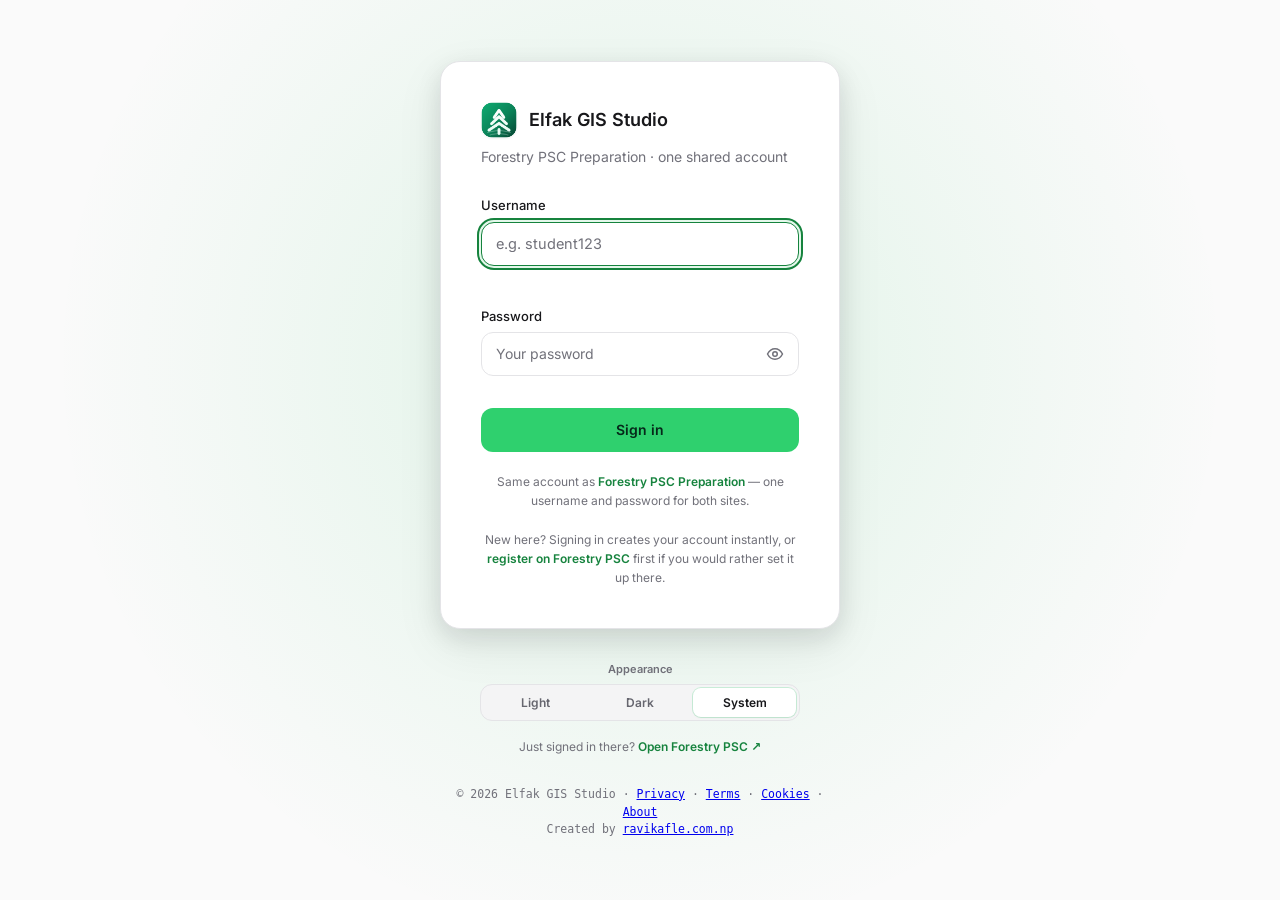
<file: templates/login.html>
<!DOCTYPE html>
<html lang="en">
<head>
    <meta charset="UTF-8" />
    <meta name="viewport" content="width=device-width,initial-scale=1.0,maximum-scale=1.5,user-scalable=yes" />
    <title>Sign in · Elfak GIS Studio</title>
    <meta name="description" content="Sign in to Elfak GIS Studio — the same username and password you use on Forestry PSC Preparation." />
    <meta name="robots" content="noindex, follow" />
    <link rel="canonical" href="https://elfakgisstudio.onrender.com/login" />
    <link rel="icon" href="/favicon.ico" type="image/x-icon" />
    <meta name="theme-color" content="#fafafa" media="(prefers-color-scheme: light)" />
    <meta name="theme-color" content="#18181b" media="(prefers-color-scheme: dark)" />

    <!-- Same fonts and stylesheets as the studio, so the sign-in page and
         the app read as one product. Inter is self-hosted: the CSP does not
         allow fonts.googleapis.com, so the old remote request was blocked and
         the page fell back to a system font. -->
    <link rel="preload" as="font" type="font/woff2" href="/static/fonts/inter-latin.woff2" crossorigin />
    <link rel="stylesheet" href="/static/css/fonts.css?v=20260930-1" />
    <link rel="stylesheet" href="/static/css/app.css?v=20260930-1" />
    <link rel="stylesheet" href="/static/css/forestry.css?v=20260929-9" />
    <link rel="stylesheet" href="/static/css/motion.css?v=20260929-2" />

    <!-- The studio shell is fetched while the visitor types, so signing in
         lands on a studio that has already painted. These are "prefetch"
         rather than "preload": the studio files are not needed to render
         this page, and prefetch marks them low-priority so they never
         compete with the sign-in form or prefetch.js itself. -->
    <link rel="preload" as="style" href="/static/css/forestry.css?v=20260929-9" />
    <link rel="preload" as="script" href="/static/js/prefetch.js?v=20260929-2" />
    <link rel="prefetch" as="style" href="/static/css/app.css?v=20260930-1" />
    <link rel="prefetch" as="script" href="/static/js/app.js?v=20260929-8" />
    <link rel="prefetch" as="script" href="/static/js/dock.js?v=20260930-1" />
    <link rel="prefetch" as="script" href="/static/js/dock-resize.js?v=20260930-1" />
    <link rel="preconnect" href="https://unpkg.com" crossorigin />
    <link rel="preconnect" href="https://cdnjs.cloudflare.com" crossorigin />
</head>
<body class="login-page">
    <div id="theme-flash"></div>

    <main class="login-stage">
        <div class="login-card">
            <div class="login-head">
                <span class="login-mark" aria-hidden="true">
                    <img src="/static/elfak-logo-64.png" width="44" height="44"
                         alt="Elfak GIS Studio" decoding="async">
                </span>
                <span class="login-title">Elfak GIS Studio</span>
            </div>
            <p class="login-sub">Forestry PSC Preparation · one shared account</p>

            <form id="login-form" autocomplete="on" data-submit="doLogin()">
                <div class="login-field">
                    <label class="login-label" for="login-inp">Username</label>
                    <input type="text" id="login-inp" class="input" name="username" placeholder="e.g. student123" maxlength="40"
                           autocomplete="username" autocapitalize="none" autocorrect="off"
                           spellcheck="false" enterkeyhint="next"
                           aria-describedby="login-hint" autofocus
                           data-input="_checkUsernameHint(this.value)">
                    <p id="login-hint" role="status" aria-live="polite"></p>
                </div>

                <div class="login-field">
                    <label class="login-label" for="login-pw">Password</label>
                    <div class="pw-wrap">
                        <input type="password" id="login-pw" class="input" name="password" placeholder="Your password" maxlength="128"
                               autocomplete="current-password" autocapitalize="none" autocorrect="off"
                               spellcheck="false" enterkeyhint="go"
                               aria-label="Password">
                        <button type="button" class="pw-toggle" id="pw-toggle" data-click="togglePw()"
                                aria-label="Show password" aria-pressed="false">
                            <svg id="pw-eye" viewBox="0 0 24 24" fill="none" stroke="currentColor" stroke-width="2"
                                 stroke-linecap="round" stroke-linejoin="round" aria-hidden="true">
                                <path d="M2 12s3.6-7 10-7 10 7 10 7-3.6 7-10 7-10-7-10-7Z"/>
                                <circle cx="12" cy="12" r="3"/>
                            </svg>
                        </button>
                    </div>
                </div>

                <p class="login-err" id="lerr" role="alert"></p>
                <p id="sugg">Similar names: <span></span> <span></span> <span></span></p>

                <button type="submit" id="login-go" class="btn btn-primary">Sign in</button>
            </form>

            <p class="login-note">
                Same account as <a href="https://forestry-pscpreparation.onrender.com/" target="_blank" rel="noopener noreferrer">Forestry PSC Preparation</a> — one username and password for both sites.
            </p>

            <p class="login-note">
                New here? Signing in creates your account instantly, or
                <a href="https://forestry-pscpreparation.onrender.com/desktop/login" target="_blank" rel="noopener noreferrer">register on Forestry PSC</a>
                first if you would rather set it up there.
            </p>
        </div>

        <div class="appearance">
            <div>
                <div class="appearance-label">Appearance</div>
                <div class="seg" role="group" aria-label="Appearance">
                    <button type="button" class="seg-btn" data-mode="light" aria-pressed="false">Light</button>
                    <button type="button" class="seg-btn" data-mode="dark" aria-pressed="false">Dark</button>
                    <button type="button" class="seg-btn" data-mode="system" aria-pressed="false">System</button>
                </div>
            </div>
        </div>

        <p class="login-foot">
            Just signed in there?
            <a href="https://forestry-pscpreparation.onrender.com/" target="_blank" rel="noopener noreferrer">Open Forestry PSC &#8599;</a>
        </p>

        <p class="login-prep" id="prep" role="status" aria-live="polite" hidden></p>

        <p class="login-legal" style="text-align:center;font-size:11.5px;color:var(--muted);font-family:var(--mono);margin:14px 0 0">
            © 2026 Elfak GIS Studio ·
            <a href="/privacy" target="_blank" rel="noopener">Privacy</a> ·
            <a href="/terms" target="_blank" rel="noopener">Terms</a> ·
            <a href="/cookies" target="_blank" rel="noopener">Cookies</a> ·
            <a href="/about" target="_blank" rel="noopener">About</a><br>
            Created by <a href="https://ravikafle.com.np" target="_blank" rel="noopener">ravikafle.com.np</a>
        </p>
    </main>

    <script defer src="/static/js/theme.js?v=20260929-3"></script>
    <script defer src="/static/js/prefetch.js?v=20260929-2"></script>
    <script defer src="/static/js/actions.js?v=20261005-1"></script>
    <script defer src="/static/js/handlers.js?v=20261005-1"></script>
    <script defer src="/static/js/login.js?v=20260929-3"></script>
</body>
</html>
</file>
<file: static/css/fonts.css>
/* Inter, self-hosted.
 *
 * This used to come from fonts.googleapis.com. Two reasons it is now local:
 *
 * 1. Correctness. The Content-Security-Policy added for the security work
 *    allows 'self' for styles and fonts and does not whitelist Google. The
 *    remote font was therefore blocked outright, and the whole UI silently
 *    fell back to a system font — the design nobody had approved.
 * 2. Cost. The remote request is a third-party connection on every cold
 *    visit, to a host that also learns who is visiting. One variable font
 *    covers the whole 400-800 range the app asks for, and the two Latin
 *    subsets are 133 KB combined; requesting five static weights separately
 *    would be several times that.
 *
 * font-display: swap keeps text readable while the file loads, and the
 * Latin subset is preloaded in the templates so it usually arrives before
 * first paint. The unicode-ranges are Google's own, so the browser still
 * downloads only the subset a page needs and falls through to the next for
 * anything outside it.
 *
 * Devanagari is deliberately absent: Inter does not cover it, and neither
 * did the previous request, so Nepali place names keep using the system
 * fallback exactly as before.
 */

@font-face {
  font-family: 'Inter';
  font-style: normal;
  font-weight: 400 800;
  font-display: swap;
  src: url('../fonts/inter-latin.woff2') format('woff2');
  unicode-range: U+0000-00FF, U+0131, U+0152-0153, U+02BB-02BC, U+02C6, U+02DA,
    U+02DC, U+0304, U+0308, U+0329, U+2000-206F, U+20AC, U+2122, U+2191, U+2193,
    U+2212, U+2215, U+FEFF, U+FFFD;
}

@font-face {
  font-family: 'Inter';
  font-style: normal;
  font-weight: 400 800;
  font-display: swap;
  src: url('../fonts/inter-latin-ext.woff2') format('woff2');
  unicode-range: U+0100-02BA, U+02BD-02C5, U+02C7-02CC, U+02CE-02D7, U+02DD-02FF,
    U+0304, U+0308, U+0329, U+1D00-1DBF, U+1E00-1E9F, U+1EF2-1EFF, U+2020,
    U+20A0-20AB, U+20AD-20C0, U+2113, U+2C60-2C7F, U+A720-A7FF;
}
</file>
<file: static/css/app.css>
/* ══ Elfak GIS Studio — v5 Apple minimal ══
   Fluid interfaces: springs over durations, press-down response,
   translucency for hierarchy, system type, calm surfaces.
   Backend contract: every ID/class the JS uses is styled below. */

/* ── Tokens ── */
:root {
    --bg: #f5f5f7; --bg2: #ececf0;
    --panel: rgba(255,255,255,.78); --panel-solid: #ffffff;
    --panel-hd: rgba(0,0,0,.025);
    --border: rgba(0,0,0,.09); --border-strong: rgba(0,0,0,.16);
    --txt: #1d1d1f; --txt2: #515154; --muted: #86868b;
    /* The green has two opposite jobs, so it gets two tokens.
       --accent is INK: text, icons and hairlines sitting on the panel,
       so it must be dark enough to read on white (5.3:1).
       --accent-fill is FILL: a solid block that carries its own text via
       --on-accent. Light mode fills with the bright spring green and sets
       dark text on it; dark mode fills with the deep green and sets white.
       One value cannot serve both — that is what made each theme look
       wrong in turn. */
    --accent: #0e7a5f; --accent2: #12b981;
    --accent-fill: #12b981; --on-accent: #04241a;
    --accent-grad: linear-gradient(135deg, var(--accent2), var(--accent-fill));
    --accent-soft: rgba(18,185,129,.13); --accent-line: rgba(14,122,95,.30);
    --focus: rgba(18,185,129,.55);
    /* Halo behind accent buttons. Bright in light mode, where a soft
       bloom reads as lift; restrained in dark, where a strong glow is
       exactly the glare this palette exists to avoid. */
    --accent-glow: rgba(18,185,129,.35);
    --red: #e5484d; --amber: #f5a524; --blue: #0a84ff;
    --input: #ffffff; --hover: rgba(0,0,0,.045);
    --shadow-xs: 0 1px 2px rgba(0,0,0,.08);
    --shadow-sm: 0 1px 2px rgba(0,0,0,.06);
    --shadow-md: 0 4px 16px rgba(0,0,0,.08);
    --shadow-lg: 0 12px 40px rgba(0,0,0,.14);
    /* Translucent chip surface for widgets drawn ON the map (measure
       readouts, the area box). Distinct from --panel-solid because these
       float over imagery and need to let it through. */
    --panel-elevated: rgba(255,255,255,.86);
    --panel-border: var(--border-strong);
    --r-lg: 18px; --r-md: 13px; --r-sm: 9px; --pill: 999px;
    /* Apple springs: critically damped default, no overshoot */
    --spring: cubic-bezier(.32,.72,0,1);
    --snap: cubic-bezier(.2,.9,.25,1);
    --press: cubic-bezier(0,0,.2,1);
    --ease: cubic-bezier(.4,0,.2,1);
    --sans: -apple-system,BlinkMacSystemFont,'SF Pro Text','SF Pro Display','Inter',system-ui,sans-serif;
    --mono: ui-monospace,'SF Mono',Menlo,Consolas,monospace;
    color-scheme: light;
}
[data-theme="dark"] {
    --bg: #000000; --bg2: #0a0a0c;
    --panel: rgba(28,28,30,.78); --panel-solid: #1c1c1e;
    --panel-hd: rgba(255,255,255,.04);
    --border: rgba(255,255,255,.12); --border-strong: rgba(255,255,255,.22);
    --txt: #f5f5f7; --txt2: #c7c7cc; --muted: #98989f;
    /* The green is inverted here on purpose. On black, a luminous mint
       fill (the old #34d399, relative luminance .50) glares and tires the
       eye, so the *fill* becomes the deep green and white sits on it at
       6.5:1. The bright value survives only as ink, where it is small,
       thin and genuinely needs to lift off the background (9.2:1). */
    --accent: #45d69a; --accent2: #2f9c73;
    --accent-fill: #0d6b4d; --on-accent: #ffffff;
    --accent-grad: linear-gradient(135deg, var(--accent-fill), var(--accent));
    --accent-soft: rgba(69,214,154,.13);
    --accent-line: rgba(69,214,154,.30);
    --focus: rgba(69,214,154,.55);
    --accent-glow: rgba(69,214,154,.20);
    --input: #2c2c2e; --hover: rgba(255,255,255,.07);
    --shadow-xs: 0 1px 2px rgba(0,0,0,.45);
    --shadow-sm: 0 1px 2px rgba(0,0,0,.4);
    --shadow-md: 0 4px 16px rgba(0,0,0,.5);
    --shadow-lg: 0 12px 40px rgba(0,0,0,.6);
    --panel-elevated: rgba(28,28,30,.86);
    --panel-border: var(--border-strong);
    color-scheme: dark;
}

/* ── Base ── */
*,*::before,*::after { box-sizing: border-box; margin: 0; padding: 0; }
html { font-size: 16px; }
body {
    font-family: var(--sans); color: var(--txt); background: var(--bg);
    height: 100vh; height: 100dvh; overflow: hidden; font-size: 15px; line-height: 1.55;
    -webkit-font-smoothing: antialiased; text-rendering: optimizeLegibility;
}
::-webkit-scrollbar { width: 8px; height: 8px; }
::-webkit-scrollbar-thumb { background: rgba(128,128,128,.4); border-radius: 8px; border: 2px solid transparent; background-clip: content-box; }
* { scrollbar-width: thin; }
button { font-family: var(--sans); }
/* press-down response everywhere: feedback on pointer-down, 100ms */
button:active, .btn:active, .hdr-btn:active, .mtab:active, .ptab:active,
.nav-item:active, .run-btn:active, .run-act:active, .dl-btn:active,
.etool:active, .tog:active, .logo-mark:active {
    transform: scale(.97);
    transition: transform 100ms var(--press);
}
:focus-visible { outline: 2px solid var(--focus); outline-offset: 2px; border-radius: 6px; }
.hidden { display: none !important; }

/* ── Shell / header (translucent chrome) ── */
.shell { display: flex; flex-direction: column; height: 100vh; height: 100dvh; }
.hdr {
    display: flex; align-items: center; gap: 14px; padding: 0 20px; min-height: 64px; flex-shrink: 0;
    background: var(--panel); backdrop-filter: blur(24px) saturate(1.6); -webkit-backdrop-filter: blur(24px) saturate(1.6);
    border-bottom: 1px solid var(--border); z-index: 100;
}
.logo { display: flex; align-items: center; gap: 12px; }
.logo-mark { width: 42px; height: 42px; border-radius: 12px; overflow: hidden; box-shadow: var(--shadow-sm); flex-shrink: 0; }
.logo-mark svg,
.logo-mark img { width: 42px; height: 42px; display: block; }
.logo-text { font-size: 17px; font-weight: 800; letter-spacing: -.022em; line-height: 1.1; }
.logo-sub { font-size: 10.5px; color: var(--muted); letter-spacing: .1em; text-transform: uppercase; font-weight: 600; }
.hdr-pills { display: flex; gap: 8px; margin-left: 8px; }
.pill {
    display: inline-flex; align-items: center; gap: 7px; font-size: 12.5px; color: var(--txt2);
    background: var(--accent-soft); border: 1px solid var(--accent-line);
    padding: 7px 14px; border-radius: var(--pill); white-space: nowrap; font-weight: 600;
}
.pill-dot { width: 7px; height: 7px; border-radius: 50%; background: var(--accent); }
.hdr-user { display: flex; align-items: center; gap: 10px; margin-left: auto; }
.avatar {
    width: 34px; height: 34px; border-radius: 50%; background: var(--accent-grad); color: var(--on-accent);
    display: flex; align-items: center; justify-content: center; font-weight: 800; font-size: 15px; flex-shrink: 0;
}
.hdr-btn {
    font-size: 13.5px; font-weight: 600; color: var(--txt2); background: var(--hover);
    border: 1px solid var(--border); border-radius: var(--pill); padding: 9px 16px; cursor: pointer;
    transition: background .2s var(--ease); white-space: nowrap; text-decoration: none;
}
.hdr-btn:hover { background: var(--accent-soft); color: var(--txt); }
.hdr-btn.danger:hover { background: rgba(229,72,77,.12); color: var(--red); }
.mobile-nav-btn { display: none; }

/* ── Workspace ── */
.main { display: flex !important; align-items: stretch; flex: 1; min-height: 0; gap: 12px; padding: 12px; }
#left-nav-panel { flex: 0 0 280px; min-width: 220px; max-width: 430px; min-height: 0; }
.center { flex: 1 1 auto; min-width: 300px; min-height: 0; display: flex; flex-direction: column; gap: 12px; }
.preview-panel { flex: 0 0 520px; min-width: 340px; max-width: 62vw; min-height: 0; }
.preview-panel.composing { flex-basis: 620px; }

/* ── Panels (calm material) ── */
.panel {
    background: var(--panel); backdrop-filter: blur(24px) saturate(1.5); -webkit-backdrop-filter: blur(24px) saturate(1.5);
    border: 1px solid var(--border); border-radius: var(--r-lg);
    display: flex; flex-direction: column; min-height: 0; box-shadow: var(--shadow-md); overflow: hidden; position: relative;
}
.panel-hd {
    display: flex; align-items: center; gap: 10px; padding: 14px 18px; flex-shrink: 0;
    font-size: 15px; font-weight: 750; letter-spacing: -.01em; background: var(--panel-hd);
    border-bottom: 1px solid var(--border);
}
.panel-hd-dot { width: 7px; height: 7px; border-radius: 50%; background: var(--accent); flex-shrink: 0; }
.panel-body { flex: 1; overflow-y: auto; padding: 16px 18px; min-height: 0; font-size: 14.5px; }
.drawer-hd { display: flex; align-items: center; gap: 10px; padding: 14px 18px; border-bottom: 1px solid var(--border); font-weight: 750; font-size: 15px; }
.drawer-title { font-weight: 750; }
.drawer-body { flex: 1; overflow-y: auto; padding: 14px 16px; }
.close-drawer { margin-left: auto; border: 1px solid var(--border); background: var(--hover); border-radius: var(--pill); padding: 6px 14px; cursor: pointer; color: var(--txt2); font-size: 13px; font-weight: 600; }

/* ── Resize dividers/handles (invisible until hover) ── */
.dock-handle { display: none; }
.dock-section { position: relative; }
.dock-section.dock-dragging { opacity: .94; box-shadow: var(--shadow-lg); z-index: 50; }
.dock-section.dock-drop-target { outline: 2.5px dashed var(--accent); outline-offset: 3px; }
.dock-section.resizing { user-select: none; -webkit-user-select: none; }
.dock-divider { flex: 0 0 10px; cursor: col-resize; border-radius: 6px; position: relative; touch-action: none; align-self: stretch; }
.dock-divider::after { content: ''; position: absolute; inset: 0 3px; border-radius: 4px; transition: background .2s; }
.dock-divider:hover::after, .dock-divider.active::after { background: var(--accent-line); }
.dock-resize { position: absolute; z-index: 60; touch-action: none; opacity: 0; transition: opacity .2s, background .2s; }
.dock-section:hover .dock-resize { opacity: 1; }
.dock-resize-e { top: 10px; bottom: 10px; right: -5px; width: 10px; cursor: col-resize; border-radius: 5px; }
.dock-resize-s { left: 10px; right: 10px; bottom: -5px; height: 10px; cursor: row-resize; border-radius: 5px; }
.dock-resize-se { right: -6px; bottom: -6px; width: 18px; height: 18px; cursor: nwse-resize; border-radius: 6px; }
.dock-resize-e:hover, .dock-resize-e.active, .dock-resize-s:hover, .dock-resize-s.active,
.dock-resize-se:hover, .dock-resize-se.active { background: var(--accent-line); }

/* ── Mode list ── */
.nav-item {
    padding: 12px 14px; border-radius: var(--r-md); font-size: 14.5px; font-weight: 600; color: var(--txt2);
    cursor: pointer; display: flex; align-items: center; gap: 10px; margin-bottom: 3px; line-height: 1.4;
    transition: background .2s var(--spring), transform 100ms var(--press); user-select: none; position: relative;
}
.nav-item:hover { background: var(--hover); color: var(--txt); }
.nav-item.active { background: var(--accent-soft); color: var(--txt); box-shadow: inset 3px 0 0 var(--accent); }
.nav-item span[style] { font-size: 11px !important; }
.nav-sep { height: 1px; background: var(--border); margin: 12px 4px; }

/* ── Forms ── */
.fg { display: flex; flex-direction: column; gap: 7px; margin-bottom: 4px; }
.fg label { font-size: 12px; font-weight: 700; text-transform: uppercase; letter-spacing: .07em; color: var(--muted); }
select, input[type=number], input[type=text] {
    width: 100%; background: var(--input); border: 1px solid var(--border-strong); border-radius: 13px;
    padding: 12px 14px; font-size: 14.5px; color: var(--txt); font-family: var(--sans); outline: none; min-height: 46px;
    transition: border-color .15s, box-shadow .15s;
}
select:focus, input:focus { border-color: var(--accent); box-shadow: 0 0 0 3px var(--accent-soft); }
.row2 { display: grid; grid-template-columns: 1fr 1fr; gap: 10px; }
.row3 { display: grid; grid-template-columns: 1fr 1fr 1fr; gap: 10px; }
.dz {
    border: 1.5px dashed var(--accent-line); background: var(--accent-soft); border-radius: var(--r-lg);
    padding: 22px 16px; text-align: center; cursor: pointer; position: relative; overflow: hidden;
    transition: border-color .2s var(--ease), transform 100ms var(--press);
}
.dz:hover { border-color: var(--accent); }
.dz.over { border-color: var(--accent); background: var(--accent-soft); }
.dz-text { font-size: 14.5px; font-weight: 700; }
/* Every file input inside a dropzone is the invisible click target for the
   whole box, not just the ones that remembered a class. Targeting the type
   means a dropzone can never leak the browser's native "Choose File"
   control, which is what happens if this is keyed on an opt-in class. */
.dz input[type="file"] { position: absolute; inset: 0; opacity: 0; cursor: pointer; }
.badge { font-size: 13px; line-height: 1.6; padding: 11px 14px; border-radius: var(--r-md); background: var(--accent-soft); border: 1.5px solid var(--accent-line); color: var(--txt2); }
.badge[style] { font-size: 12.5px !important; line-height: 1.6 !important; }
.badge.info { background: rgba(10,132,255,.09); border-color: rgba(10,132,255,.3); }
.badge.warn { background: rgba(245,165,36,.12); border-color: rgba(245,165,36,.4); }
.badge.purple { background: rgba(142,142,147,.10); border-color: var(--border-strong); }
.toggle-row { display: flex; background: var(--hover); border: 1px solid var(--border); border-radius: var(--pill); padding: 4px; gap: 4px; }
.tog { flex: 1; text-align: center; font-size: 13.5px; font-weight: 700; padding: 10px 14px; border-radius: var(--pill); cursor: pointer; color: var(--muted-on-tint); transition: all .2s var(--spring); }
.tog.on, .tog.active { background: var(--panel-solid); color: var(--txt); box-shadow: var(--shadow-sm); }
.taken { border-color: var(--red) !important; }
.taken-msg, .login-err { color: var(--red); font-size: 13px; font-weight: 600; }
.login-err { min-height: 20px; margin-top: 8px; }

/* ── Module tabs (capsule segmented) ── */
.mtabs { display: flex; gap: 4px; margin-left: auto; background: var(--hover); border: 1px solid var(--border); border-radius: var(--pill); padding: 4px; position: relative; }
.mtab {
    min-width: 38px; height: 38px; padding: 0 12px; border-radius: var(--pill); display: flex; align-items: center; justify-content: center;
    font-family: var(--mono); font-size: 12.5px; font-weight: 700; color: var(--muted-on-tint); cursor: pointer;
    transition: color .25s var(--spring); border: none; background: transparent;
    position: relative; z-index: 1;
}
.mtab:hover { color: var(--accent); }

/* ── Travelling selection ─────────────────────────────────────────
   The control used to repaint the newly selected tab in place, so
   moving from A to I was a blink rather than a move. One thumb is
   measured against the real button geometry and then translated, so
   the highlight slides across the letters in between and settles on
   the target with the same spring as everything else. The tab keeps
   only its label colour; the thumb supplies the fill underneath. */
.mtab-thumb {
    position: absolute; top: 0; left: 0; z-index: 0; pointer-events: none;
    background: var(--accent-fill); border-radius: var(--pill);
    box-shadow: var(--shadow-sm);
    transition: transform .34s var(--spring), width .34s var(--spring);
    will-change: transform, width;
}
@media (prefers-reduced-motion: reduce) {
    .mtab-thumb { transition: none; }
}

/* The active tab supplies the label colour the thumb needs. */
.mtab.active { color: var(--on-accent); }


/* ── Cards (spring entrance, staggered) ── */
.card { display: none; flex-direction: column; gap: 12px; }
.card.active { display: flex; }
.card.active > * { animation: cardIn .45s var(--spring) both; }
.card.active > *:nth-child(2) { animation-delay: .04s; }
.card.active > *:nth-child(3) { animation-delay: .08s; }
.card.active > *:nth-child(4) { animation-delay: .12s; }
.card.active > *:nth-child(5) { animation-delay: .16s; }
.card.active > *:nth-child(n+6) { animation-delay: .2s; }
@keyframes cardIn { from { opacity: 0; transform: translateY(8px); } to { opacity: 1; transform: none; } }
.config-area { display: flex; flex-direction: column; min-height: 0; }

/* ── Console / run ── */
.console { display: flex; gap: 14px; align-items: center; padding: 14px 18px; }
.run-btn {
    font-size: 16px; font-weight: 800; letter-spacing: -.01em; color: var(--on-accent); background: var(--accent-grad);
    border: none; border-radius: var(--pill); padding: 15px 30px; cursor: pointer; box-shadow: var(--shadow-md);
    transition: filter .2s var(--ease), box-shadow .2s var(--ease); white-space: nowrap;
}
.run-btn:hover { filter: brightness(1.06); box-shadow: var(--shadow-lg); }
.run-btn.running { filter: grayscale(.4) brightness(.95); pointer-events: none; }
.prog-wrap { flex: 1; min-width: 0; }
.prog-top { display: flex; justify-content: space-between; align-items: baseline; margin-bottom: 6px; }
.prog-label { font-size: 14px; font-weight: 700; }
.prog-pct { font-size: 14px; font-weight: 700; font-family: var(--mono); color: var(--accent); }
.prog-bar-bg { height: 10px; border-radius: var(--pill); background: var(--hover); border: 1px solid var(--border); overflow: hidden; }
.prog-bar-fill { height: 100%; width: 0%; border-radius: var(--pill); background: var(--accent-grad); transition: width .3s var(--ease); }
.prog-msg { font-size: 13px; color: var(--muted); margin-top: 6px; font-family: var(--mono); }

/* ── Preview ── */
.preview-panel { display: flex; flex-direction: column; }
.ptabs { display: flex; gap: 4px; background: var(--hover); border: 1px solid var(--border); border-radius: var(--pill); padding: 4px; margin: 12px 14px 0; flex-shrink: 0; }
.ptab { flex: 1; text-align: center; font-size: 13.5px; font-weight: 700; padding: 10px 12px; border-radius: var(--pill); cursor: pointer; color: var(--muted-on-tint); transition: all .25s var(--spring); }
.ptab:hover:not(.on) { color: var(--txt); }
.ptab.on { background: var(--accent-fill); color: var(--on-accent); box-shadow: var(--shadow-sm); }
.preview-foot { display: flex; gap: 8px; padding: 12px 14px; border-top: 1px solid var(--border); flex-shrink: 0; flex-wrap: wrap; align-items: center; }
.run-meta { font-size: 13px; color: var(--muted); }
.canvas-wrap {
    flex: 1; margin: 12px 14px; background: var(--bg2); border-radius: var(--r-md); border: 1px solid var(--border);
    display: flex; align-items: center; justify-content: center; overflow: hidden; min-height: 0; position: relative;
}
#out-img { max-width: 100%; max-height: 100%; object-fit: contain; display: none; border-radius: 6px; user-select: none; -webkit-user-select: none; pointer-events: none; }
/* The export is a fixed A4 portrait sheet (8.27x11.69in @300dpi), so the
   width/height attributes on the tag reserve the exact box and the preview
   does not jump when the PNG lands. */
.gallery-thumb { width: 100%; height: 100%; object-fit: cover; display: block; }
/* Modal close button sat on a hardcoded white so it was the one control that
   ignored the theme. These mirror the pill/btn recipe instead. */
.modal-close { padding: 8px 20px; border-radius: 20px; border: 1px solid var(--border-strong); background: var(--panel-elevated); color: var(--txt); font-size: 12px; cursor: pointer; font-family: var(--sans); font-weight: 600; backdrop-filter: blur(8px); }
/* Keyboard users must be able to bypass the whole header. Off-screen until
   focused, then pinned top-left above everything. */
.skip-link { position: fixed; top: 8px; left: 8px; z-index: 10000; transform: translateY(-200%); background: var(--accent-fill); color: var(--on-accent); padding: 10px 16px; border-radius: var(--r-sm); font-weight: 650; font-size: 13px; text-decoration: none; transition: transform .18s var(--spring); }
.skip-link:focus { transform: translateY(0); outline: 2px solid var(--focus); outline-offset: 2px; }
.empty-msg { font-size: 15.5px; line-height: 1.7; color: var(--muted); text-align: center; padding: 30px; }
#osm-map { position: absolute; inset: 0; }
.osm-idle { color: var(--muted); font-size: 14px; text-align: center; padding: 20px; }

/* ── Preview shows only the generated PNG (map furniture is baked server-side) ── */
#overlay-layer, #layer-panel, #align-toolbar, #layout-toolbar { display: none !important; }
.overlay-layer { position: absolute; inset: 0; pointer-events: none; z-index: 5; display: none; overflow: hidden; }
.overlay-layer.visible { display: block; }
.ov-item { position: absolute; }
.ov-item.ov-selected { outline: 2px solid var(--accent); outline-offset: 2px; }
.ov-item.dragging { opacity: .9; }
.ov-drag-area { width: 100%; height: 100%; }
.ov-drag-grip { cursor: grab; }
.ov-legend { background: var(--panel-solid); border: 1px solid var(--border-strong); border-radius: 12px; box-shadow: var(--shadow-md); min-width: 200px; }
.ov-legend .ov-drag-area { padding: 10px 12px; }
.ov-legend-title { font-size: 14.5px; font-weight: 750; }
.ov-legend-body { display: flex; flex-direction: column; gap: 4px; }
.ov-legend-row { display: flex; align-items: center; gap: 8px; }
.ov-legend-label { font-size: 13px; }
.ov-legend-swatch { width: 16px; height: 12px; border-radius: 3px; border: 1px solid var(--border-strong); flex-shrink: 0; }
.ov-legend-swatch.circle { width: 12px; height: 12px; border-radius: 50%; }
.ov-legend-swatch.line { height: 3px; }
.ov-north { text-align: center; }
.ov-north-svg { display: block; }
.ov-scale { font-family: var(--mono); }
.ov-title { font-weight: 800; }
.ov-area { font-family: var(--mono); }
.ov-logo { color: var(--txt); }
.ov-resize-handle { position: absolute; width: 12px; height: 12px; border-radius: 4px; background: var(--panel-solid); border: 1.5px solid var(--accent); opacity: 0; }
.ov-resize-handle.nw { left: -6px; top: -6px; cursor: nwse-resize; }
.ov-resize-handle.n { left: 50%; top: -6px; transform: translateX(-50%); cursor: ns-resize; }
.ov-resize-handle.ne { right: -6px; top: -6px; cursor: nesw-resize; }
.ov-resize-handle.e { right: -6px; top: 50%; transform: translateY(-50%); cursor: ew-resize; }
.ov-resize-handle.se { right: -6px; bottom: -6px; cursor: nwse-resize; }
.ov-resize-handle.s { left: 50%; bottom: -6px; transform: translateX(-50%); cursor: ns-resize; }
.ov-resize-handle.sw { left: -6px; bottom: -6px; cursor: nesw-resize; }
.ov-resize-handle.w { left: -6px; top: 50%; transform: translateY(-50%); cursor: ew-resize; }
.ov-rotate-handle { position: absolute; top: -24px; left: 50%; transform: translateX(-50%); width: 14px; height: 14px; border-radius: 50%; background: var(--accent); cursor: grab; opacity: 0; }
.ov-snap-guide { position: absolute; background: var(--accent); opacity: .6; display: none; z-index: 100; }
.ov-snap-guide.visible { display: block; }
.ov-snap-guide.h, .ov-snap-guide.horizontal { left: 0; right: 0; height: 1px; }
.ov-snap-guide.v, .ov-snap-guide.vertical { top: 0; bottom: 0; width: 1px; }
.e, .n, .s, .w, .h, .v { position: absolute; }

/* ── Layer panel + toolbars ── */
.layer-panel { position: absolute; display: none; z-index: 40; background: var(--panel-solid); border: 1px solid var(--border-strong); border-radius: var(--r-md); box-shadow: var(--shadow-lg); padding: 10px; min-width: 190px; }
.layer-panel.visible { display: block; }
.layer-row { display: flex; align-items: center; gap: 8px; padding: 7px 8px; border-radius: 8px; font-size: 13.5px; }
.layer-row:hover { background: var(--hover); }
.layer-row.active-layer { background: var(--accent-soft); }
.layer-name { flex: 1; overflow: hidden; text-overflow: ellipsis; white-space: nowrap; font-weight: 600; font-size: 13px; }
#layer-panel [style*="font-size:8px"] { font-size: 11.5px !important; }
.layer-vis, .layer-order-btn { border: 1px solid var(--border); background: transparent; border-radius: 7px; padding: 3px 8px; cursor: pointer; color: var(--txt2); font-size: 12px; }
.align-toolbar, .edit-toolbar, .layout-toolbar {
    position: absolute; display: none; z-index: 41; gap: 4px; align-items: center;
    background: var(--panel-solid); border: 1px solid var(--border-strong); border-radius: var(--pill);
    box-shadow: var(--shadow-lg); padding: 6px 10px;
}
.align-toolbar.visible, .edit-toolbar.visible, .layout-toolbar.visible { display: flex; }
.etool { border: 1px solid var(--border); background: transparent; border-radius: 8px; padding: 6px 10px; cursor: pointer; color: var(--txt2); font-size: 13px; }
.etool:hover { background: var(--hover); color: var(--txt); }
.etool.active-tool { background: var(--accent-soft); border-color: var(--accent-line); color: var(--txt); }
.etool.primary { background: var(--accent-fill); color: var(--on-accent); border: none; }
.sep-dot, .sep { width: 1px; align-self: stretch; background: var(--border); margin: 2px 4px; }
.layout-hint { font-size: 12.5px; color: var(--muted); }

/* ── Composer (roomy, mirrors the map sheet) ── */
.composer { display: flex; flex-direction: column; gap: 14px; padding: 18px; }
.composer .fg label { font-size: 12.5px; }
.composer .run-btn { margin-top: 4px; }
.comp-sec {
    font-size: 12px; font-weight: 800; text-transform: uppercase;
    letter-spacing: .1em; color: var(--accent); margin: 10px 2px -6px;
    padding-top: 12px; border-top: 1px solid var(--border);
}
.comp-sec:first-child { border-top: none; padding-top: 0; margin-top: 0; }
.comp-rows-hint { font-size: 13px; color: var(--muted); padding: 6px 2px; }
.comp-row { display: flex; align-items: center; gap: 8px; margin-bottom: 6px; }
.comp-row-n {
    flex: 0 0 24px; height: 24px; border-radius: 50%;
    background: var(--accent-soft); border: 1px solid var(--accent-line);
    color: var(--txt2); font-size: 12px; font-weight: 800;
    display: flex; align-items: center; justify-content: center;
}
.comp-row-inp {
    flex: 1; background: var(--input); border: 1px solid var(--border-strong);
    border-radius: 11px; padding: 10px 12px; font-size: 13.5px; color: var(--txt);
    font-family: var(--sans); outline: none; min-height: 42px;
}
.comp-row-inp:focus { border-color: var(--accent); box-shadow: 0 0 0 3px var(--accent-soft); }
.comp-mod-hint { font-size: 12.5px; color: var(--muted); line-height: 1.55; padding: 2px 2px 0; }
#comp-status[style], #export-status[style] { font-size: 12.5px !important; }
#f-dem-catalog[style] { font-size: 12.5px !important; }
#view-full-btn[style] { font-size: 13px !important; padding: 9px 17px !important; border-radius: 999px !important; }

/* ── Gallery / run cards ── */
.composer.visible { display: flex; }
.gallery-grid { display: grid; grid-template-columns: repeat(auto-fill,minmax(150px,1fr)); gap: 10px; }
/* Reserve each cell's box so the grid does not reflow as six PNGs decode. */
.gallery-grid > div { aspect-ratio: 4 / 3; overflow: hidden; border-radius: var(--r-sm); border: 1px solid var(--border); background: var(--panel-hd); }
.gallery-actions { display: flex; gap: 8px; flex-wrap: wrap; }
.run-card { border: 1.5px solid var(--border); border-radius: var(--r-md); padding: 12px 14px; background: var(--panel-solid); }
.run-card-top { display: flex; align-items: center; gap: 8px; margin-bottom: 6px; }
.run-mod { font-size: 12px; font-weight: 800; background: var(--accent-soft); border: 1px solid var(--accent-line); border-radius: var(--pill); padding: 3px 11px; }
.run-time { font-size: 12px; color: var(--muted); font-family: var(--mono); margin-left: auto; }
.run-meta { font-size: 13px; color: var(--txt2); }
.run-actions { display: flex; gap: 6px; margin-top: 8px; flex-wrap: wrap; }
.run-act, .dl-btn {
    font-size: 13px; font-weight: 700; padding: 8px 15px; border-radius: var(--pill); cursor: pointer;
    border: 1.5px solid var(--border-strong); background: var(--hover); color: var(--txt); text-decoration: none;
}
.run-act.primary, .dl-btn.primary { background: var(--accent-fill); color: var(--on-accent); border: none; }
.g-summary { font-size: 13.5px; line-height: 1.6; }
#g-result-box:empty { display: none; }
#g-result-box.visible { display: block; }

/* ── DEM / misc ── */
.purple { color: var(--accent); }
.primary { background: var(--accent-fill); color: var(--on-accent); }
.danger { color: var(--red); }
.info { color: var(--blue); }
.warn { color: var(--amber); }

/* ── Login (centered sheet over dimmed backdrop) ── */
#login-overlay { position: fixed; inset: 0; z-index: 1000; display: flex; align-items: center; justify-content: center; background: rgba(0,0,0,.45); padding: 20px; animation: overlayIn .35s var(--spring) both; }
@keyframes overlayIn { from { opacity: 0; } to { opacity: 1; } }
.login-card { width: 400px; max-width: 100%; background: var(--panel-solid); border: 1px solid var(--border); border-radius: 24px; box-shadow: var(--shadow-lg); padding: 30px 28px; animation: sheetIn .45s var(--spring) both; }
@keyframes sheetIn { from { opacity: 0; transform: translateY(16px) scale(.98); } to { opacity: 1; transform: none; } }
.login-card h2 { font-size: 22px; letter-spacing: -.02em; margin: 10px 0 4px; text-align: center; }
#theme-flash { position: fixed; inset: 0; pointer-events: none; z-index: 999; opacity: 0; background: var(--bg); }

/* ── History drawer (springs from the right, symmetric exit) ── */
#hist-drawer {
    position: fixed; top: 0; right: 0; bottom: 0; width: 380px; max-width: 92vw; z-index: 900;
    background: var(--panel-solid); border-left: 1px solid var(--border); box-shadow: var(--shadow-lg);
    display: flex; flex-direction: column; transform: translateX(105%); transition: transform .38s var(--spring);
}
#hist-drawer.open { transform: none; }
#hist-bg { position: fixed; inset: 0; z-index: 899; background: rgba(0,0,0,.35); display: none; }
#hist-bg.show { display: block; animation: overlayIn .3s var(--ease) both; }
#map-modal { position: fixed; inset: 0; z-index: 950; display: none; align-items: center; justify-content: center; background: rgba(0,0,0,.8); padding: 24px; }
#modal-img { max-width: 100%; max-height: 100%; border-radius: 12px; }

/* ── View transitions: fade + rise, mirrored both ways ── */
#pv-static, #pv-osm, #pv-compose { animation: viewIn .32s var(--spring) both; }
@keyframes viewIn { from { opacity: 0; transform: translateY(8px); } to { opacity: 1; transform: none; } }

/* ── Mobile ── */
.mobile-nav-bg { display: none; }
#left-nav-panel.mobile-open { display: flex; }
@media (max-width: 1100px) {
    .main { flex-direction: column; overflow-y: auto; }
    .dock-divider, .dock-resize { display: none !important; }
    /* Keep the header (hamburger + brand) tappable above the open nav:
       the dim bg is z-799 and the panel z-800, so without this the button
       that opened the menu dies underneath it. */
    .hdr { z-index: 801; }
    #left-nav-panel, .center, .preview-panel { flex: none !important; width: 100% !important; max-width: none !important; height: auto !important; }
    .preview-panel.composing { flex-basis: auto; }
    #left-nav-panel { display: none; }
    #left-nav-panel.mobile-open { display: flex; position: fixed; z-index: 800; top: 64px; bottom: 0; left: 0; width: 300px !important; }
    .mobile-nav-btn { display: flex; flex-direction: column; gap: 4px; background: none; border: 1px solid var(--border); border-radius: 10px; padding: 9px 11px; cursor: pointer; }
    .mobile-nav-btn span { width: 18px; height: 2px; background: var(--txt2); border-radius: 2px; }
    .mobile-nav-btn.open span { background: var(--accent); }
    .mobile-nav-bg.show { display: block; position: fixed; inset: 0; z-index: 799; background: rgba(0,0,0,.35); }
    .hdr-pills { display: none; }
    .row2, .row3 { grid-template-columns: 1fr; }
}

/* ── Accessibility: reduced motion → cross-fades; solid surfaces → no blur ── */
@media (prefers-reduced-motion: reduce) {
    *,*::before,*::after { animation-duration: .01ms !important; transition-duration: .01ms !important; }
    #hist-drawer { transition: none; }
}
.reduce-motion *, .reduce-motion *::before, .reduce-motion *::after { animation-duration: .01ms !important; transition-duration: .01ms !important; }
@media (prefers-reduced-transparency: reduce) {
    .hdr, .panel, #login-overlay { backdrop-filter: none; -webkit-backdrop-filter: none; }
    .hdr, .panel { background: var(--panel-solid); }
}
@media (prefers-contrast: more) {
    .panel, .hdr { border: 1.5px solid var(--border-strong); }
}
@media (pointer: coarse) {
    button, .btn, select, input[type=text], input[type=number] { min-height: 44px; }
    .dock-resize { display: none !important; }
}
</file>
<file: static/css/forestry.css>
/* ═══════════════════════════════════════════════════════════════════
   Elfak GIS Studio — shared-suite theme layer
   Loaded AFTER app.css. This is the single place where the studio's
   colours, radius, type and elevation are defined, and it now mirrors the
   Forestry PSC Preparation design tokens exactly, so both products read as
   one suite.

   Why a separate layer instead of editing app.css:
   app.css is hand-tuned per module (422 lines, dense). Overriding a
   documented token set from one place keeps app.css as the working
   baseline, so this file can be deleted to revert instantly.

   Source of truth: the token block shipped in Forestry PSC's
   frontend-desktop bundle (moss / parchment / flag / bark families, 12px
   radius, Inter). Every text-bearing colour is contrast-audited on its own
   surface, because two of forestry's brightest brand values are fills:
     accent  #16833e  4.83:1 on white   (moss-700)
     muted   #71717a  4.63:1 on --bg    (zinc-500)
     blue    #1d5fa8  6.10:1 on white
     amber-t #8a4a08  6.57:1 on white
     red     #a3281c  6.98:1 on white
   --accent-bright keeps forestry's #21c45d for fills, progress bars and
   map accents only: white on it is 2.3:1, so it never carries text.
   ═══════════════════════════════════════════════════════════════════ */

/* ── Light tokens ──────────────────────────────────────────────────────
   Aligned with the Forestry PSC Preparation token set: the same neutral
   zinc scale, the same moss green, the same orange flag accent, the same
   12px radius and the same Inter face. Both products now read as one suite.

   Contrast note: forestry's primary moss (#21c45d) is 2.3:1 against white,
   so it lives here as --accent-bright for fills and map accents only. Text
   and control surfaces use forestry's own moss-700 (#16833e, 4.83:1) — the
   same hue, and it passes AA. */
:root {
    /* Surfaces — forestry's neutral parchment scale */
    --bg: #fafafa;
    --bg2: #f4f4f5;
    --panel: rgba(255, 255, 255, .88);
    --panel-solid: #ffffff;
    --panel-hd: rgba(24, 24, 27, .03);
    --input: #ffffff;

    /* Text — forestry's zinc foregrounds, all AA on the surfaces above */
    --txt: #18181b;          /* 16.8:1 on --bg */
    --txt2: #3f3f46;         /* 10.0:1 on --bg */
    --muted: #71717a;        /*  4.6:1 on --bg */
    /* The AA-passing step of --muted for text sitting on a *tinted* fill.
       --muted is 4.83:1 on white but only 4.40:1 on --bg2, so any muted
       label drawn on a track, chip or inset surface needs this instead. */
    --muted-on-tint: #66666f; /*  4.9:1 on the tinted tab track, 5.2:1 on --bg2 */
    /* --accent is tuned to sit on the plain panel. On a green tint of its
       own it drops to 4.2:1, so text that lives on --accent-soft uses this
       deeper step instead. */
    --accent-on-tint: #146134;

    /* Lines */
    --border: #e4e4e7;
    --border-strong: #d4d4d8;

    /* Accent — forestry's moss family, split by job so each theme can
       carry the weight that suits it.

       The two roles are genuinely opposites and that is deliberate:
       --accent is INK (text, links, icons, hairlines) and must clear AA
       against the surface it sits on.
       --accent-fill is a solid block and takes its own text from
       --on-accent, so light mode is free to use the *bright* moss with
       near-black text (7.8:1) and read fresh and airy, while dark mode
       uses the *deep* moss with white text (6.6:1) and stop glaring.
       Collapsing these into one value is what made each theme look
       wrong in turn: a single green cannot be both. */
    --accent: #16833e;       /* moss-700 · ink on light · 4.6:1 bg, 4.8:1 panel */
    --accent2: #12682f;
    --accent-bright: #3ee07a; /* lighter step · gradients, progress, map · never text */
    --accent-strong: #12682f;
    --accent-fill: #2fd06e;  /* bright spring moss · carries --on-accent */
    --on-accent: #06281a;    /* 7.8:1 on --accent-fill */
    --accent-grad: linear-gradient(135deg, var(--accent-bright), var(--accent-fill));
    --accent-soft: rgba(33, 196, 93, .12);
    --accent-line: rgba(33, 196, 93, .34);
    --focus: rgba(33, 196, 93, .5);
    --hover: rgba(33, 196, 93, .07);
    --accent-glow: rgba(47, 208, 110, .30);

    /* Status — forestry's destructive / flag families.
       Text steps are darkened for AA; the bright steps are fills only. */
    --red: #a3281c;          /* 6.9:1 */
    --red-bright: #ef4343;   /* forestry destructive */
    --red-soft: rgba(239, 67, 67, .12);
    --red-line: rgba(239, 67, 67, .32);
    --blue: #1d5fa8;         /* 6.1:1 */
    --blue-bright: #0080ff;  /* forestry info */
    --blue-soft: rgba(0, 128, 255, .12);
    --blue-line: rgba(0, 128, 255, .32);
    --amber: #f98806;        /* forestry secondary · fills, badges */
    --amber-text: #8a4a08;   /* 6.6:1 */
    --amber-soft: rgba(249, 136, 6, .12);
    --amber-line: rgba(249, 136, 6, .32);
    --danger-soft: rgba(239, 67, 67, .12);
    --danger-line: rgba(239, 67, 67, .30);

    /* Corners — forestry's 4-step Apple radius scale
       (--apple-radius-sm/md/lg/xl in its variables.css). The old 10px
       middle step was not in that scale; every value now is. */
    --r-xl: 20px;   /* apple-radius-xl — the sign-in card */
    --r-lg: 16px;   /* apple-radius-lg  — panels, cards */
    --r-md: 12px;   /* apple-radius-md  — buttons, inputs */
    --r-sm: 8px;    /* apple-radius-sm  — small controls */

    /* Elevation — forestry's layered, glow-free shadows */
    --shadow-sm: 0 1px 2px rgba(24, 24, 27, .05);
    --shadow-md: 0 2px 8px rgba(24, 24, 27, .06), 0 4px 16px rgba(24, 24, 27, .04);
    --shadow-lg: 0 8px 24px rgba(24, 24, 27, .10), 0 16px 48px rgba(24, 24, 27, .08);

    /* Material — forestry's glassmorphism recipe, verbatim */
    --blur: blur(20px) saturate(180%);
    --material-bg: rgba(250, 250, 250, .82);

    /* Typeface — forestry loads Inter and uses it for headings and body */
    --sans: 'Inter', system-ui, -apple-system, 'Segoe UI', sans-serif;
    --display: 'Inter', system-ui, -apple-system, 'Segoe UI', sans-serif;
    --mono: ui-monospace, 'SF Mono', 'Fira Code', Menlo, Consolas, monospace;
}

/* ── Dark tokens ───────────────────────────────────────────────────────
   Forestry's .dark scale: identical hues, lifted for a dark canvas. */
[data-theme="dark"] {
    --bg: #18181b;
    --bg2: #222226;
    --panel: rgba(34, 34, 38, .88);
    --panel-solid: #222226;
    --panel-hd: rgba(255, 255, 255, .04);
    --input: #2b2b31;

    --txt: #f1f1f3;         /* 15.9:1 on --bg */
    --txt2: #d4d4d8;
    --muted: #afafb6;       /*  7.9:1 on --bg */
    --muted-on-tint: #afafb6; /* same step already clears AA on --bg2 */
    --accent-on-tint: #8fd6a8;

    --border: #3a3a41;
    --border-strong: #4b4b53;

    /* Dark inverts the roles rather than just dimming. The old pairing set
       --accent, --accent-bright *and* the gradient all to #3bde77, a
       luminous green (relative luminance .55) that glared on a near-black
       surface and was tiring to look at.

       Now: --accent stays light because small text on dark genuinely needs
       to lift (9.7:1). But the *fill* drops to the deep moss (luminance
       .11, a fifth of the old value) with white text at 6.6:1, so buttons
       and progress read as green without lighting up the room. */
    --accent: #46d97c;      /* ink on dark · 9.7:1 on --bg */
    --accent2: #7fca9c;
    --accent-bright: #2fae63; /* progress + map accents · half the old glare */
    --accent-strong: #8fd6a8;
    --accent-fill: #116b3c;  /* deep moss · carries --on-accent */
    --on-accent: #ffffff;    /* 6.6:1 on --accent-fill */
    --accent-grad: linear-gradient(135deg, var(--accent-bright), var(--accent-fill));
    --accent-soft: rgba(59, 222, 119, .16);
    --accent-line: rgba(59, 222, 119, .38);
    --focus: rgba(59, 222, 119, .55);
    --hover: rgba(59, 222, 119, .10);
    --accent-glow: rgba(70, 217, 124, .18);

    --red: #f08a80;
    --red-bright: #ef4343;
    --red-soft: rgba(240, 138, 128, .16);
    --red-line: rgba(240, 138, 128, .36);
    --blue: #7ab6f0;
    --blue-bright: #0080ff;
    --blue-soft: rgba(122, 182, 240, .16);
    --blue-line: rgba(122, 182, 240, .38);
    --amber: #f9941f;       /* forestry dark secondary */
    --amber-text: #f5c37a;
    --amber-soft: rgba(249, 148, 31, .16);
    --amber-line: rgba(249, 148, 31, .38);
    --danger-soft: rgba(240, 138, 128, .16);
    --danger-line: rgba(240, 138, 128, .36);

    --shadow-sm: 0 1px 2px rgba(0, 0, 0, .45);
    --shadow-md: 0 2px 8px rgba(0, 0, 0, .5), 0 4px 16px rgba(0, 0, 0, .4);
    --shadow-lg: 0 8px 24px rgba(0, 0, 0, .6), 0 16px 48px rgba(0, 0, 0, .5);

    /* Dark glass sits on its own canvas, per forestry's .dark override
       (background 240 10% 8% at 82%), not on the light --bg. */
    --material-bg: rgba(24, 24, 24, .82);
}

/* ── Typography: 11px functional floor ──
   app.css and index.html used 8px/9px/10px for controls and status text.
   Everything functional now clears the 11px floor (scales with viewport). */
.hdr-btn,
.nav-item,
.mtab,
.ptab,
.tog,
.pill,
button,
select,
input,
label,
th,
td {
    font-size: max(11px, 0.6875rem);
}

.hdr-btn,
.pill,
#theme-btn,
#theme-label,
.login-card button,
.zone-chip,
.mtab,
.ptab {
    font-size: max(11px, 0.6875rem);
}

/* Smallest decorative labels keep their scale but are no longer body copy. */
.hdr .pill,
.mono-xs {
    font-size: max(10px, 0.625rem);
}

/* ── Amber used as text must use the darker ramp ── */
.color-amber,
.amber-text,
[style*="color:var(--amber)"] {
    color: var(--amber-text) !important;
}

.badge-amber,
.amber-badge {
    background: var(--amber-soft);
    border: 1px solid var(--amber-text);
    color: var(--amber-text);
}

/* ── Remove the AI-slop "side tab" accent ──
   index.html had `border-left:3px solid var(--purple)` on two nav items.
   --purple was never defined, so these borders rendered as nothing; the
   active state is already communicated by .nav-item.active. */
.nav-item[style*="border-left"],
.nav-item[style*="border-left:3px"] {
    border-left: none !important;
}

/* ── Springs belong on interaction, not on keyframes ──
   .32,.72,0,1 overshoots when used to interpolate a timed animation. */
.card.active > *,
#login-overlay,
.login-card,
#pv-static, #pv-osm, #pv-compose,
.sheet, .modal {
    animation-timing-function: cubic-bezier(.22, .61, .36, 1) !important;
}

/* ── No empty-image flash ──
   Result/preview <img> elements ship with no src and are filled in later by
   JS. Hide them until they have something to show. */
img:not([src]),
img[src=""],
img[src="#"] {
    visibility: hidden;
    min-height: 40px;
    background: var(--muted);
    border-radius: var(--r-sm);
    opacity: .35;
}

/* ── Focus visibility: keep the ring, make it read clearly ──
   (A 0-offset ring is correct for focus; the old colour was too faint.) */
select:focus,
input:focus,
button:focus-visible,
a:focus-visible,
.nav-item:focus-visible {
    outline: 2px solid var(--accent);
    outline-offset: 2px;
}

/* ── Carry the Forestry palette into app.css components ──
   These classes otherwise use the older blue, amber, purple, and green HEX
   values. The variable values above change automatically for dark mode. */
.dz.over {
    background: var(--accent-soft);
    border-color: var(--accent);
}

.badge.info {
    background: var(--blue-soft);
    border-color: var(--blue-line);
    color: var(--blue);
}

.badge.warn {
    background: var(--amber-soft);
    border-color: var(--amber-line);
    color: var(--amber-text);
}

.badge.purple,
.mtab.featured,
.mtab-new {
    background: var(--accent-soft);
    border-color: var(--accent-line);
    color: var(--accent-strong);
}

.hdr-btn.danger:hover {
    background: var(--danger-soft);
    border-color: var(--danger-line);
    color: var(--red);
}

/* ── History: destructive actions ── */
.run-act.danger {
    color: var(--red);
    border-color: var(--danger-line);
    background: var(--danger-soft);
    font-weight: 700;
}
.run-act.danger:hover {
    background: var(--danger-soft);
    border-color: var(--red);
    color: var(--red-bright);
}
.run-act.danger:focus-visible,
.drawer-clear:focus-visible {
    outline: 2px solid var(--red);
    outline-offset: 2px;
}
.drawer-clear {
    font-family: var(--sans);
    font-size: 12px;
    font-weight: 700;
    border: 1.5px solid var(--danger-line);
    background: var(--danger-soft);
    color: var(--red);
    border-radius: var(--pill);
    padding: 6px 12px;
    cursor: pointer;
    margin-left: auto;
    transition: background .18s var(--ease), border-color .18s var(--ease);
}
.drawer-clear:hover { border-color: var(--red); color: var(--red-bright); }
.drawer-clear[hidden] { display: none; }
.drawer-hd .close-drawer { margin-left: 0; }

/* ── Product identity strip ── */
.forestry-badge {
    display: inline-flex;
    align-items: center;
    gap: 7px;
    padding: 5px 11px;
    border-radius: var(--pill);
    background: var(--accent-soft);
    border: 1px solid var(--accent-line);
    color: var(--accent-on-tint);
    font-family: var(--sans);
    font-size: max(11px, 0.6875rem);
    font-weight: 600;
    text-decoration: none;
    white-space: nowrap;
    transition: background .18s var(--ease), transform .18s var(--ease);
}

.forestry-badge:hover {
    background: var(--accent-line);
    transform: translateX(-2px);
}

.forestry-badge .fb-mark {
    width: 17px;
    height: 17px;
    border-radius: 5px;
    background: var(--accent-grad);
    display: inline-flex;
    align-items: center;
    justify-content: center;
    /* Holds the letter "F", so it must not sit under a hardcoded white:
       on light mode's bright gradient that is ~1.8:1. --on-accent tracks
       the theme and stays legible over both ends of the gradient. */
    color: var(--on-accent);
    font-size: 10px;
    font-weight: 800;
    flex-shrink: 0;
}

.forestry-badge .fb-arrow {
    font-size: 10px;
    /* Was opacity:.7 to read as a quiet flourish. At this size the glyph is
       already light, and dimming it dropped it to roughly 2.4:1, so the
       subtlety is carried by size instead. */
    color: inherit;
}

/* Keep the badge from crowding the header on small screens. */
@media (max-width: 900px) {
    .forestry-badge .fb-text { display: none; }
    .forestry-badge { padding: 5px 8px; }
}

/* ── Section headers pick up the Forestry display face ── */
.logo-text,
.panel-hd,
.hdr-pills .pill {
    font-family: var(--sans);
}

h1, h2, h3 {
    font-family: var(--display);
    font-weight: 600;
    letter-spacing: -.01em;
}

/* ── Reference component layer ───────────────────────────────────────
   Ported from Forestry PSC's components.css so the sign-in page and the
   studio speak the same visual language.

   NOTE: the reference's generic `.card` component is deliberately NOT
   ported. app.css already uses `.card` for the studio's mode panels
   (hidden until `.active`), so redefining it here would unhide every
   panel at once. The sign-in card is styled as `.login-card` instead,
   and it is the same recipe. `.input` and `.btn` are unused by the app
   shell, so those two carry over verbatim. */
.input {
    width: 100%;
    padding: 10px 14px;
    font-size: 14px;
    line-height: 1.75;
    color: var(--txt);
    background: var(--input);
    border: 1px solid var(--border);
    border-radius: var(--r-md);
    min-height: 40px;
    font-family: var(--sans);
    outline: none;
    transition: border-color .15s var(--ease), box-shadow .15s var(--ease);
}

.input:focus {
    border-color: var(--accent);
    box-shadow: 0 0 0 3px var(--accent-soft);
}

.input::placeholder { color: var(--muted); }

.input:disabled { opacity: .5; cursor: not-allowed; background: var(--bg2); }

.btn {
    display: inline-flex;
    align-items: center;
    justify-content: center;
    gap: 8px;
    font-family: var(--sans);
    font-weight: 500;
    font-size: 14px;
    line-height: 1;
    padding: 10px 20px;
    border: none;
    border-radius: var(--r-md);
    cursor: pointer;
    text-decoration: none;
    white-space: nowrap;
    user-select: none;
    transition: filter .15s var(--ease), box-shadow .15s var(--ease), transform .15s var(--ease);
}

.btn:active { transform: scale(.98); }
.btn:focus-visible { outline: 2px solid var(--accent); outline-offset: 2px; }
.btn:disabled { opacity: .6; cursor: not-allowed; }

.btn-primary { background: var(--accent-fill); color: var(--on-accent); }

.btn-primary:hover:not(:disabled) {
    background: var(--accent2);
    box-shadow: 0 6px 24px var(--accent-line), 0 2px 8px var(--accent-soft);
    transform: scale(1.02);
}

/* The dark fill is a deep moss that needs light text (6.6:1). Only the
   hover state flips the fill to the light --accent2, and that is the one
   case where dark text is correct (8.4:1). Setting it here unconditionally
   painted near-black text on a near-black button. */
[data-theme="dark"] .btn-primary:hover:not(:disabled) { color: #0f241b; }

.btn-ghost { background: transparent; color: var(--txt); }
.btn-ghost:hover { background: var(--hover); }

/* ── Sign-in page ───────────────────────────────────────────────────
   Mirrors Forestry PSC's Login.tsx: a calm centred stage, a 400px card
   at the 20px radius, 44px controls, and the same foot copy. The studio
   keeps its own username-format hint and "name taken" suggestions, which
   the reference does not need. */
body.login-page {
    margin: 0;
    min-height: 100vh;
    min-height: 100dvh;
    display: flex;
    align-items: center;
    justify-content: center;
    padding: 16px;
    font-family: var(--sans);
    background:
        radial-gradient(circle at 50% 40%, var(--accent-soft), transparent 70%),
        var(--bg);
}

.login-stage {
    width: 100%;
    max-width: 400px;
    display: flex;
    flex-direction: column;
    gap: 16px;
}

/* The reference's own card recipe, minus the class-name collision.
   app.css still animates this in from below; the entrance below is the
   quieter version the reference uses (opacity + scale, no rise). */
.login-card {
    width: 100%;
    background: var(--panel-solid);
    border: 1px solid var(--border);
    padding: 40px;
    border-radius: var(--r-xl);
    box-shadow: var(--shadow-lg);
    animation: cardIn .4s var(--ease) both;
}

@keyframes cardIn {
    from { opacity: 0; transform: scale(.98); }
    to   { opacity: 1; transform: none; }
}

.login-head {
    display: flex;
    align-items: center;
    gap: 12px;
    margin-bottom: 8px;
}

.login-mark {
    width: 36px;
    height: 36px;
    border-radius: var(--r-md);
    display: inline-flex;
    align-items: center;
    justify-content: center;
    flex-shrink: 0;
    overflow: hidden;
    box-shadow: var(--shadow-sm);
}

.login-mark svg,
.login-mark img { width: 36px; height: 36px; display: block; }

.login-title {
    font-family: var(--display);
    font-size: 1.125rem;
    font-weight: 600;
    color: var(--txt);
    line-height: 1.2;
}

.login-sub {
    font-size: .875rem;
    color: var(--muted);
    margin: 0 0 28px;
}

.login-label {
    display: block;
    font-size: .8125rem;
    font-weight: 500;
    color: var(--txt);
    margin-bottom: 6px;
}

.login-field { margin-bottom: 16px; }

/* 44px controls, 12px corners, 44px right padding leaves room for the
   reveal-password button. min-height is pinned too: app.css raises bare
   `input` to 46px, and min-height beats height, which left the username
   field a pixel taller than the password one. */
#login-inp,
#login-pw {
    height: 44px;
    min-height: 44px;
    padding-right: 44px;
}

#login-inp { margin-bottom: 0; }

.pw-wrap { position: relative; }

.pw-toggle {
    position: absolute;
    right: 8px;
    top: 50%;
    transform: translateY(-50%);
    width: 32px;
    height: 32px;
    display: flex;
    align-items: center;
    justify-content: center;
    background: none;
    border: none;
    border-radius: var(--r-sm);
    color: var(--muted);
    cursor: pointer;
    padding: 0;
}

.pw-toggle:hover { color: var(--txt); background: var(--hover); }
.pw-toggle:focus-visible { outline: 2px solid var(--accent); outline-offset: 2px; }
.pw-toggle svg { width: 18px; height: 18px; }

#login-hint {
    font-size: .8125rem;
    color: var(--muted);
    font-family: var(--sans);
    min-height: 18px;
    margin: 6px 0 0;
    padding-left: 2px;
    transition: color .3s var(--ease);
}

.login-err {
    display: none;
    font-size: .8125rem;
    font-weight: 500;
    color: var(--red);
    margin-top: 8px;
}

#sugg {
    margin-top: 8px;
    font-size: .8125rem;
    color: var(--muted);
    display: none;
}

#sugg span {
    cursor: pointer;
    color: var(--accent);
    font-weight: 600;
    padding: 2px 6px;
    border-radius: var(--r-sm);
}

#sugg span:hover { background: var(--hover); }

#login-go {
    width: 100%;
    height: 44px;
    margin-top: 16px;
    font-size: .875rem;
    font-weight: 600;
}

/* In-flight state: a ring that spins beside the label, matching the
   reference's signing-in affordance. */
.spinner {
    display: inline-block;
    width: 14px;
    height: 14px;
    border: 2px solid currentColor;
    border-right-color: transparent;
    border-radius: 50%;
    animation: spin .6s linear infinite;
    vertical-align: -2px;
}

@keyframes spin { to { transform: rotate(360deg); } }

#login-go.is-loading { cursor: progress; }

.login-note {
    font-size: .75rem;
    color: var(--muted);
    text-align: center;
    margin: 20px 0 0;
    line-height: 1.6;
}

.login-note a { color: var(--accent); font-weight: 600; text-decoration: none; }
.login-note a:hover { text-decoration: underline; }

/* ── Appearance: the same 3-mode Light / Dark / System selector the
      reference puts under its own sign-in form. ── */
.appearance {
    display: flex;
    justify-content: center;
    margin-top: 16px;
}

.appearance > div { width: min(320px, 100%); }

.appearance-label {
    font-size: 11px;
    font-weight: 600;
    text-align: center;
    color: var(--muted);
    margin-bottom: 6px;
}

.seg {
    position: relative;
    display: grid;
    /* auto-flow rather than a hardcoded 3, so the same control works for
       any number of options without the columns drifting out of step. */
    grid-auto-flow: column;
    grid-auto-columns: 1fr;
    gap: 2px;
    padding: 3px;
    background: var(--bg2);
    border: 1px solid var(--border);
    border-radius: var(--r-md);
}

/* The travelling highlight.
   One element, moved rather than redrawn per button: selecting a new
   option slides this across the intervening ones on a spring, which is
   what makes the control feel like one object instead of three buttons
   that blink. Sized and placed from the real button geometry by theme.js
   so it stays aligned at any width. */
.seg-thumb {
    position: absolute;
    top: 0;
    left: 0;
    width: 0;
    height: 0;
    border-radius: var(--r-sm);
    background: var(--panel-solid);
    box-shadow: var(--shadow-sm), 0 0 0 1px color-mix(in srgb, var(--accent-fill) 22%, transparent);
    pointer-events: none;
    z-index: 0;
    will-change: transform;
    transition:
        transform 420ms var(--spring),
        width 420ms var(--spring),
        height 420ms var(--spring),
        background-color 620ms var(--ease),
        box-shadow 620ms var(--ease);
}

.seg-btn {
    position: relative;
    z-index: 1;
    background: none;
    border: none;
    border-radius: var(--r-sm);
    padding: 7px 4px;
    font-family: var(--sans);
    font-size: 12px;
    font-weight: 600;
    /* --muted-on-tint, not --muted: these labels sit on the --bg2 track,
       where --muted lands at 4.40:1 and fails AA. */
    color: var(--muted-on-tint);
    cursor: pointer;
    transition: color .18s var(--ease), transform .18s var(--spring);
}

.seg-btn:hover { color: var(--txt); }
.seg-btn:active { transform: scale(.96); }

/* The thumb now carries the selected surface, so the button itself must
   not paint one or the two would double up during the slide. */
.seg-btn[aria-pressed="true"] {
    background: none;
    color: var(--txt);
    box-shadow: none;
}

.seg-btn:focus-visible { outline: 2px solid var(--accent); outline-offset: 2px; }

.login-foot {
    font-size: .75rem;
    color: var(--muted);
    text-align: center;
    line-height: 1.6;
}

.login-foot a { color: var(--accent); font-weight: 600; text-decoration: none; }
.login-foot a:hover { text-decoration: underline; }

/* Quiet status line for the background studio warm-up. It must never
   look like an error or an obstacle, so it stays muted and small. */
.login-prep {
    margin: 4px 0 0;
    font-size: .72rem;
    color: var(--muted);
    text-align: center;
    line-height: 1.6;
    min-height: 1.2em;
    opacity: 0;
    animation: prepIn .5s var(--spring) .15s forwards;
}
.login-prep[hidden] { display: none; }
@keyframes prepIn { to { opacity: 1; } }

/* Narrow phones: the reference keeps the card padding, but 40px of it
   on a 360px screen leaves ~40px of input. Trim the sides only. */
@media (max-width: 480px) {
    .login-card { padding: 28px 22px 24px; }
}

/* ── Header: the reference shell's 56px translucent bar ─────────────
   Forestry PSC's header is 56px tall over `background / 0.82` with
   blur(20px) saturate(180%). The studio carries more controls, so the
   row keeps its padding but adopts the height and the material. */
.hdr {
    min-height: 56px;
    background: var(--material-bg);
    backdrop-filter: var(--blur);
    -webkit-backdrop-filter: var(--blur);
}

/* Panels use the same material recipe. */
.panel {
    background: var(--material-bg);
    backdrop-filter: var(--blur);
    -webkit-backdrop-filter: var(--blur);
}

/* Without backdrop-filter the translucent fill goes muddy against the
   map, so fall back to the solid surface. */
@supports not ((backdrop-filter: blur(1px)) or (-webkit-backdrop-filter: blur(1px))) {
    .hdr, .panel { background: var(--panel-solid); }
}

/* ── Respect reduced motion across the layer ── */
@media (prefers-reduced-motion: reduce) {
    *, *::before, *::after {
        animation-duration: .01ms !important;
        animation-iteration-count: 1 !important;
        transition-duration: .01ms !important;
    }
}

/* ── Text-bearing green surfaces: flat, not gradient ────────────────
   app.css paints the primary button, the active tab and the active
   mobile tab with --accent-grad. A 135° gradient's light end drops
   white text to roughly 2.3:1, so every control that carries a label
   gets the flat AA-safe moss instead. The two-tone treatment stays on
   things that hold no text: the progress fill and the brand mark. */
.run-btn,
.ptab.on,
.mtab.active,
.etool.primary,
.run-act.primary,
.dl-btn.primary {
    background: var(--accent-fill);
}

.run-btn:hover,
.ptab.on:hover,
.mtab.active:hover,
.etool.primary:hover,
.run-act.primary:hover,
.dl-btn.primary:hover {
    filter: brightness(1.1);
}

.prog-bar-fill {
    background: linear-gradient(90deg, var(--accent-bright), var(--accent-fill));
}

/* The empty-canvas message sits on the preview panel, where --muted
   lands at 4.4:1. One step darker clears AA without changing the feel. */
.empty-msg {
    color: var(--txt2);
}
</file>
<file: static/css/motion.css>
/* ================================================================
   Elfak GIS Studio — motion layer
   ------------------------------------------------------------
   Loaded after app.css and forestry.css, so it can animate the
   finished design without fighting the base rules.

   The vocabulary already exists in app.css — --spring (a firm
   decelerating curve), --ease (standard in/out), --press — and this
   file adds to it rather than replacing it:

   · a first-paint reveal, so the studio assembles instead of
     appearing all at once
   · a staggered entrance for panels, rows and history cards
   · micro-interactions on the controls people actually touch
   · skeletons and a shimmer for the moments data is still arriving
   · a view transition when the mode changes, so the swap reads as
     one surface moving rather than two panels blinking

   Everything here is decorative. If it does not run, the app is
   unchanged; and @media (prefers-reduced-motion: reduce) at the
   bottom removes it entirely.
   ================================================================ */

:root {
    /* Slightly longer than the base 0.2-0.25s: enough to read as
       motion, short enough never to feel like waiting. */
    --motion-fast: .18s;
    --motion-base: .32s;
    --motion-slow: .55s;
    --motion-stagger: 45ms;
    --shimmer: linear-gradient(100deg,
        transparent 20%,
        color-mix(in srgb, var(--accent) 12%, transparent) 45%,
        transparent 70%);
}

/* ── First paint: the studio assembles ───────────────────────────
   Elements fade up in document order via --i, so the eye is led
   header → panels → workspace without a single layout jump. */
.shell > .hdr,
.shell > .main > .panel {
    animation: mfRise var(--motion-slow) var(--spring) both;
    animation-delay: calc(var(--i, 0) * var(--motion-stagger));
}
.hdr    { --i: 0; }
#left-nav-panel  { --i: 1; }
#right-panel     { --i: 2; }

@keyframes mfRise {
    from { opacity: 0; transform: translateY(10px) scale(.995); }
    to   { opacity: 1; transform: none; }
}

/* ── Staggered lists ────────────────────────────────────────────
   History cards and result rows arrive one after another. The cap
   keeps a long list from taking seconds to finish appearing. */
.stagger > * {
    animation: mfRowIn var(--motion-base) var(--spring) both;
    animation-delay: calc(min(var(--n, 0), 8) * var(--motion-stagger));
}
@keyframes mfRowIn {
    from { opacity: 0; transform: translateX(-6px); }
    to   { opacity: 1; transform: none; }
}

/* ── Controls: lift on hover, sink on press ─────────────────────
   A 1px lift and a shadow bloom. Both are compositor-friendly
   (transform + opacity), so they stay smooth on a busy map. */
.hdr-btn,
.run-act,
.dl-btn,
.btn,
.seg-btn,
.pw-toggle,
.close-drawer,
.drawer-clear,
.tog,
.ptab,
.mtab {
    transition:
        transform var(--motion-fast) var(--spring),
        box-shadow var(--motion-fast) var(--ease),
        background-color var(--motion-fast) var(--ease),
        border-color var(--motion-fast) var(--ease),
        color var(--motion-fast) var(--ease);
}
.hdr-btn:hover,
.run-act:hover,
.dl-btn:hover,
.btn:hover,
.seg-btn:hover,
.close-drawer:hover,
.drawer-clear:hover {
    transform: translateY(-1px);
}
.hdr-btn:active,
.run-act:active,
.dl-btn:active,
.btn:active,
.seg-btn:active,
.pw-toggle:active,
.close-drawer:active,
.drawer-clear:active {
    transform: translateY(0) scale(.97);
    transition-duration: 80ms;
}
.run-act:focus-visible,
.dl-btn:focus-visible,
.btn:focus-visible,
.seg-btn:focus-visible,
.drawer-clear:focus-visible,
.close-drawer:focus-visible {
    outline: 2px solid var(--accent);
    outline-offset: 2px;
}

/* The active tab gets a soft glow so the current mode is obvious
   before you read it. */
.ptab.on,
.mtab.active,
.tog.on {
    box-shadow: 0 0 0 1px var(--accent-line), 0 4px 16px -6px var(--accent);
    transition:
        transform var(--motion-fast) var(--spring),
        box-shadow var(--motion-base) var(--ease),
        background-color var(--motion-base) var(--ease);
}

/* ── Mode swap ───────────────────────────────────────────────────
   Cross-fade + a short rise when the active card changes, so
   switching modules feels like the surface turning over. */
.card.active {
    animation: mfSwap var(--motion-base) var(--spring) both;
}
@keyframes mfSwap {
    from { opacity: 0; transform: translateY(8px); }
    to   { opacity: 1; transform: none; }
}

/* ── Loading: skeletons and a travelling shimmer ────────────────
   Used where the app is waiting on the network. The placeholder has
   the shape of the content, so nothing jumps when it lands. */
.mf-skeleton {
    position: relative;
    overflow: hidden;
    border-radius: var(--r-sm, 8px);
    background: var(--hover);
    min-height: 12px;
}
.mf-skeleton::after {
    content: "";
    position: absolute;
    inset: 0;
    background: var(--shimmer);
    transform: translateX(-100%);
    animation: mfShimmer 1.5s var(--ease) infinite;
}
@keyframes mfShimmer {
    to { transform: translateX(100%); }
}

/* The engine pill breathes while it is preparing, then settles. */
.pill.is-preparing .pill-dot {
    animation: mfPulse 1.4s var(--ease) infinite;
}
@keyframes mfPulse {
    0%, 100% { opacity: 1;   transform: scale(1); }
    50%      { opacity: .45; transform: scale(.82); }
}

/* ── Progress bar ───────────────────────────────────────────────
   A travelling highlight on the fill, so a long pipeline run has
   visible motion between updates rather than a frozen bar. */
.prog-bar-fill { position: relative; overflow: hidden; }
.prog-bar-fill::after {
    content: "";
    position: absolute;
    inset: 0;
    background: var(--shimmer);
    transform: translateX(-100%);
    animation: mfShimmer 1.8s var(--ease) infinite;
}

/* ── Result image settles in ────────────────────────────────────
   The map output is the thing the user waited for; give it a
   deliberate, slightly larger entrance than the chrome. */
#out-img {
    transition: opacity .5s var(--ease), transform .6s var(--spring);
}

/* ── Drawer ──────────────────────────────────────────────────────
   The history drawer already slides; this adds the content fade so
   the list does not appear before the panel has arrived. */
#hist-drawer.open .drawer-body {
    animation: mfDrawerIn var(--motion-base) var(--ease) both;
}
@keyframes mfDrawerIn {
    from { opacity: 0; transform: translateX(12px); }
    to   { opacity: 1; transform: none; }
}

/* ── Focus ring for keyboard users, without a mouse-click ring ── */
:focus-visible { outline: 2px solid var(--accent); outline-offset: 2px; border-radius: 6px; }

/* ── Theme switch: a genuine colour tween ───────────────────────
   Snapping between light and dark reads as a jump because every
   colour changes in a single frame. The fix is not a wipe or a
   cross-fade between two frozen screenshots — it is to let the
   palette actually interpolate, so the interface travels from A to
   H through B, C, D, E, F and G like any other animated value.

   Custom properties do not animate by default: the browser sees
   "custom property" and jumps. Registering each one with @property
   and a <color> syntax makes it a real, interpolable value, so a
   single transition on :root tweens the entire design system at
   once and every element that consumes a token follows along.

   Gradients cannot interpolate, so --accent-grad and friends are
   rebuilt from the animated colours instead of carrying literal
   hexes — that way the gradient tracks the tween rather than
   snapping when it finishes. */
@property --bg { syntax: '<color>'; inherits: true; initial-value: #fafafa; }
@property --bg2 { syntax: '<color>'; inherits: true; initial-value: #f4f4f5; }
@property --panel { syntax: '<color>'; inherits: true; initial-value: rgba(255,255,255,.88); }
@property --panel-solid { syntax: '<color>'; inherits: true; initial-value: #ffffff; }
@property --panel-hd { syntax: '<color>'; inherits: true; initial-value: rgba(24,24,27,.03); }
@property --input { syntax: '<color>'; inherits: true; initial-value: #ffffff; }
@property --txt { syntax: '<color>'; inherits: true; initial-value: #18181b; }
@property --txt2 { syntax: '<color>'; inherits: true; initial-value: #3f3f46; }
@property --muted { syntax: '<color>'; inherits: true; initial-value: #71717a; }
@property --muted-on-tint { syntax: '<color>'; inherits: true; initial-value: #6b6b74; }
@property --border { syntax: '<color>'; inherits: true; initial-value: #e4e4e7; }
@property --border-strong { syntax: '<color>'; inherits: true; initial-value: #d4d4d8; }
@property --accent { syntax: '<color>'; inherits: true; initial-value: #16833e; }
@property --accent2 { syntax: '<color>'; inherits: true; initial-value: #12682f; }
@property --accent-bright { syntax: '<color>'; inherits: true; initial-value: #2fd06e; }
@property --accent-strong { syntax: '<color>'; inherits: true; initial-value: #12682f; }
@property --accent-fill { syntax: '<color>'; inherits: true; initial-value: #2fd06e; }
@property --on-accent { syntax: '<color>'; inherits: true; initial-value: #06281a; }
@property --accent-soft { syntax: '<color>'; inherits: true; initial-value: rgba(33,196,93,.12); }
@property --accent-line { syntax: '<color>'; inherits: true; initial-value: rgba(33,196,93,.34); }
@property --focus { syntax: '<color>'; inherits: true; initial-value: rgba(33,196,93,.5); }
@property --hover { syntax: '<color>'; inherits: true; initial-value: rgba(33,196,93,.07); }
@property --accent-glow { syntax: '<color>'; inherits: true; initial-value: rgba(47,208,110,.30); }
@property --red { syntax: '<color>'; inherits: true; initial-value: #a3281c; }
@property --red-bright { syntax: '<color>'; inherits: true; initial-value: #ef4343; }
@property --blue { syntax: '<color>'; inherits: true; initial-value: #1d5fa8; }
@property --amber { syntax: '<color>'; inherits: true; initial-value: #8a4a08; }

/* The tween is armed only once the first theme is on screen, so the
   initial paint never animates from the registered initial-values. */
:root.theme-tween {
    transition:
        --bg 620ms var(--ease),
        --bg2 620ms var(--ease),
        --panel 620ms var(--ease),
        --panel-solid 620ms var(--ease),
        --panel-hd 620ms var(--ease),
        --input 620ms var(--ease),
        --txt 620ms var(--ease),
        --txt2 620ms var(--ease),
        --muted 620ms var(--ease),
        --muted-on-tint 620ms var(--ease),
        --border 620ms var(--ease),
        --border-strong 620ms var(--ease),
        --accent 620ms var(--ease),
        --accent2 620ms var(--ease),
        --accent-bright 620ms var(--ease),
        --accent-strong 620ms var(--ease),
        --accent-fill 620ms var(--ease),
        --on-accent 620ms var(--ease),
        --accent-soft 620ms var(--ease),
        --accent-line 620ms var(--ease),
        --focus 620ms var(--ease),
        --hover 620ms var(--ease),
        --accent-glow 620ms var(--ease),
        --red 620ms var(--ease),
        --red-bright 620ms var(--ease),
        --blue 620ms var(--ease),
        --amber 620ms var(--ease);
}

/* Legacy fallback for engines without @property: a scoped cross-fade
   stands in so the change is still a transition rather than a cut. */
.theme-fade body,
.theme-fade .panel,
.theme-fade .hdr,
.theme-fade .card,
.theme-fade .run-card,
.theme-fade .badge,
.theme-fade input,
.theme-fade select,
.theme-fade .theme-btn,
.theme-fade .run-act,
.theme-fade .run-btn,
.theme-fade .dl-btn,
.theme-fade .btn,
.theme-fade .seg-btn,
.theme-fade .drawer,
.theme-fade .ov-item,
.theme-fade .logo-text,
.theme-fade .panel-hd,
.theme-fade .prog-msg {
    transition:
        background-color 420ms var(--ease),
        border-color 420ms var(--ease),
        color 420ms var(--ease),
        box-shadow 420ms var(--ease);
}

/* ── Reduced motion: remove the decoration, keep the states ─────
   The existing rules already flatten durations; this also stops the
   looping animations, which would otherwise keep repainting. */
@media (prefers-reduced-motion: reduce) {
    .mf-skeleton::after,
    .pill.is-preparing .pill-dot,
    .prog-bar-fill::after {
        animation: none !important;
    }
    .mf-skeleton::after { transform: none; opacity: 0; }
    .hdr-btn:hover, .run-act:hover, .dl-btn:hover, .btn:hover,
    .seg-btn:hover, .close-drawer:hover, .drawer-clear:hover,
    .hdr-btn:active, .run-act:active, .dl-btn:active, .btn:active,
    .seg-btn:active, .pw-toggle:active, .close-drawer:active,
    .drawer-clear:active {
        transform: none !important;
    }
}
/* Same escape hatch as app.css, for the in-app "reduce motion" toggle. */
.reduce-motion .mf-skeleton::after,
.reduce-motion .pill.is-preparing .pill-dot,
.reduce-motion .prog-bar-fill::after { animation: none !important; }
.reduce-motion .mf-skeleton::after { opacity: 0; }
</file>
